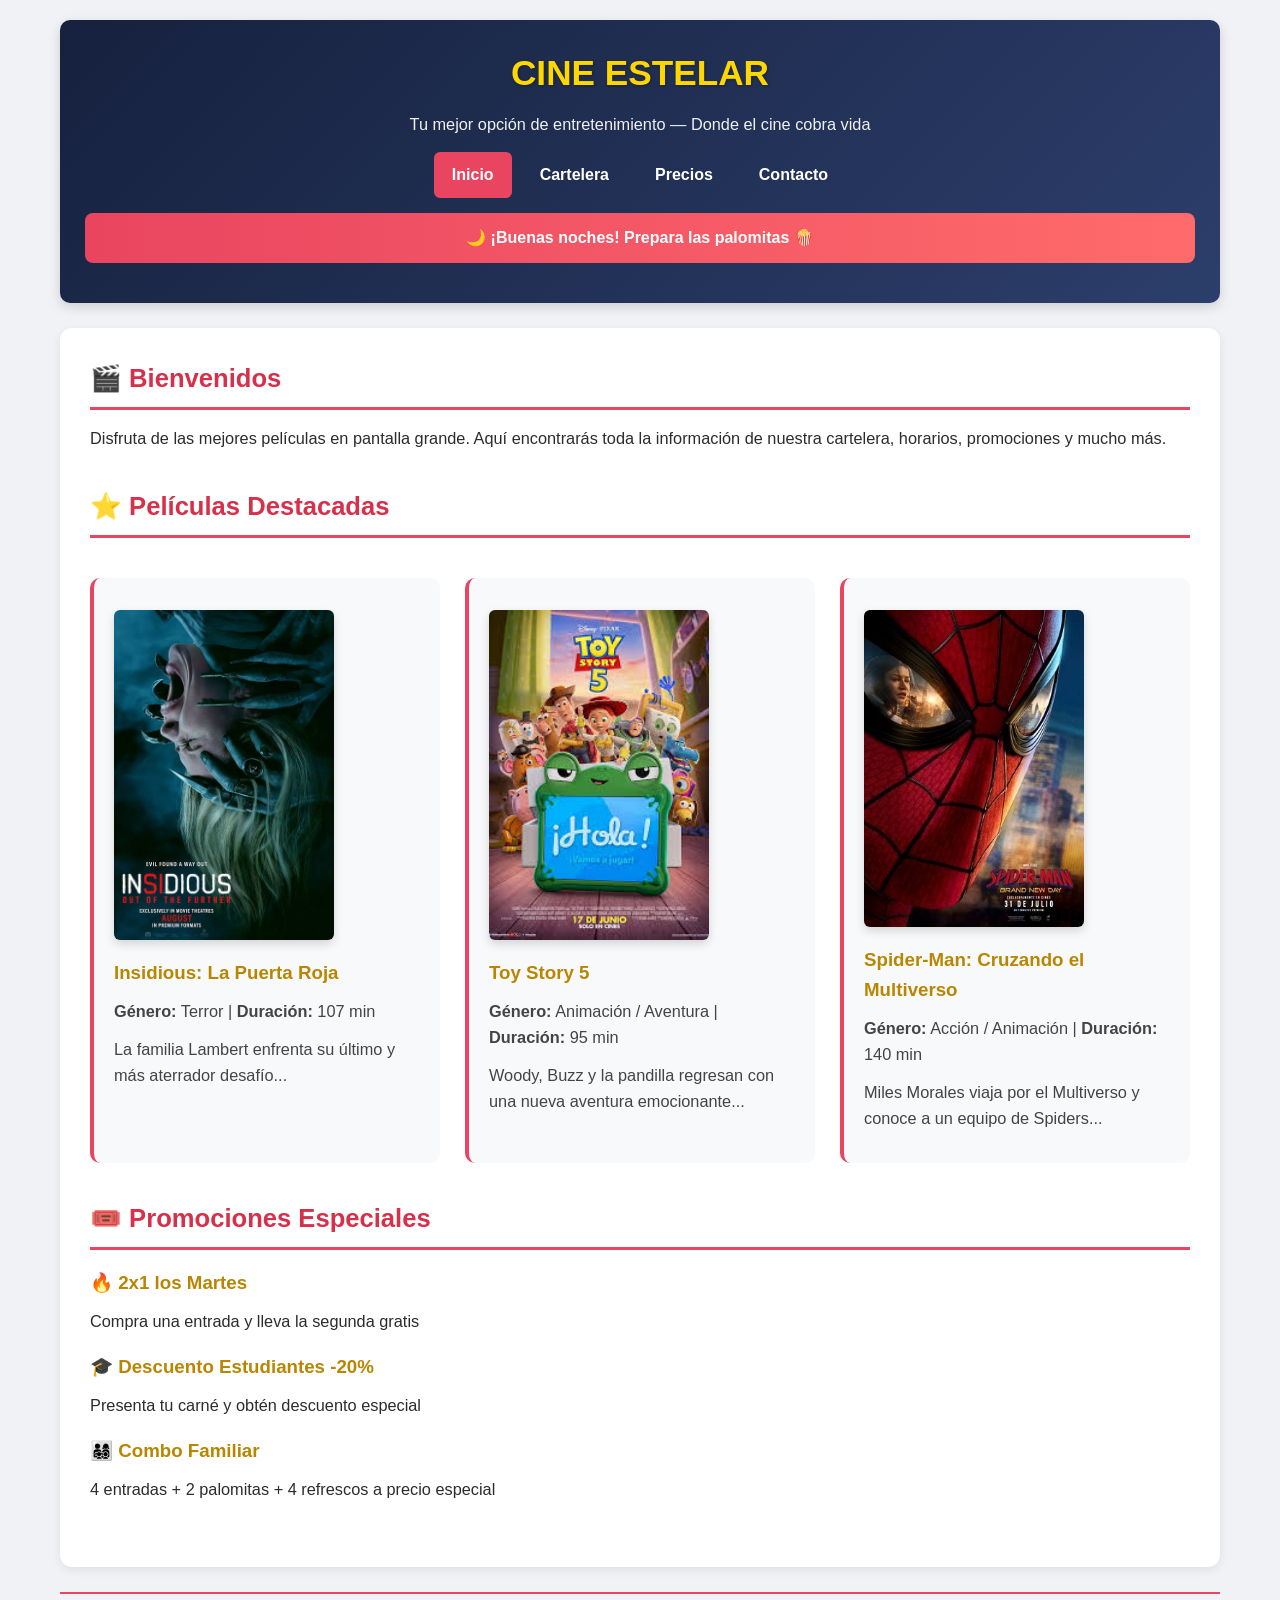
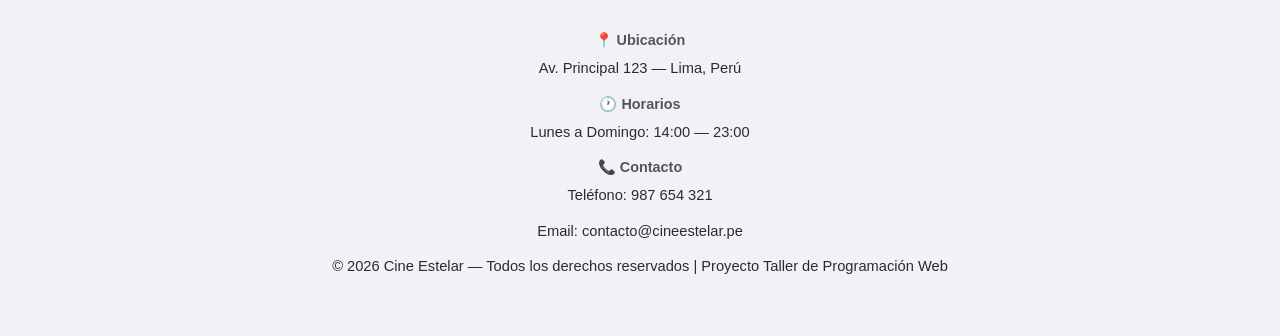
<file: index.html>
<!DOCTYPE html>
<html lang="es">
<head>
    <meta charset="UTF-8">
    <meta name="viewport" content="width=device-width, initial-scale=1.0">
    <title>Inicio — Cine Estelar</title>
    <link rel="stylesheet" href="estilos.css">
</head>
<body>
    <header>
        <h1> CINE ESTELAR </h1>
        <p>Tu mejor opción de entretenimiento — Donde el cine cobra vida</p>
        <nav>
            <a href="index.html">Inicio</a>
            <a href="cartelera.html">Cartelera</a>
            <a href="precios.html">Precios</a>
            <a href="contacto.html">Contacto</a>
        </nav>
    </header>

    <main>
        <section class="bienvenida">
            <h2>🎬 Bienvenidos</h2>
            <p>Disfruta de las mejores películas en pantalla grande. Aquí encontrarás toda la información de nuestra cartelera, horarios, promociones y mucho más.</p>
        </section>

        <section class="destacadas">
            <h2>⭐ Películas Destacadas</h2>
            <article class="pelicula-destacada" data-genero="terror">
                <img src="cine/insidious.jpg" alt="Insidious — La Puerta Roja" loading="lazy">
                <h3>Insidious: La Puerta Roja</h3>
                <p><strong>Género:</strong> Terror | <strong>Duración:</strong> 107 min</p>
                <p>La familia Lambert enfrenta su último y más aterrador desafío...</p>
            </article>

            <article class="pelicula-destacada" data-genero="animacion">
                <img src="cine/toy store.jpg" alt="Toy Story 5" loading="lazy">
                <h3>Toy Story 5</h3>
                <p><strong>Género:</strong> Animación / Aventura | <strong>Duración:</strong> 95 min</p>
                <p>Woody, Buzz y la pandilla regresan con una nueva aventura emocionante...</p>
            </article>

            <article class="pelicula-destacada" data-genero="accion">
                <img src="cine/spiderman.jpg" alt="Spider-Man" loading="lazy">
                <h3>Spider-Man: Cruzando el Multiverso</h3>
                <p><strong>Género:</strong> Acción / Animación | <strong>Duración:</strong> 140 min</p>
                <p>Miles Morales viaja por el Multiverso y conoce a un equipo de Spiders...</p>
            </article>
        </section>

        <section class="promociones">
            <h2>🎟️ Promociones Especiales</h2>
            <div class="tarjeta-promocion">
                <h3>🔥 2x1 los Martes</h3>
                <p>Compra una entrada y lleva la segunda gratis</p>
            </div>
            <div class="tarjeta-promocion">
                <h3>🎓 Descuento Estudiantes -20%</h3>
                <p>Presenta tu carné y obtén descuento especial</p>
            </div>
            <div class="tarjeta-promocion">
                <h3>👨‍👩‍👧‍👦 Combo Familiar</h3>
                <p>4 entradas + 2 palomitas + 4 refrescos a precio especial</p>
            </div>
        </section>
    </main>

    <footer>
        <div class="contenido-pie">
            <div>
                <h4>📍 Ubicación</h4>
                <p>Av. Principal 123 — Lima, Perú</p>
            </div>
            <div>
                <h4>🕐 Horarios</h4>
                <p>Lunes a Domingo: 14:00 — 23:00</p>
            </div>
            <div>
                <h4>📞 Contacto</h4>
                <p>Teléfono: 987 654 321</p>
                <p>Email: contacto@cineestelar.pe</p>
            </div>
        </div>
        <p class="derechos">&copy; 2026 Cine Estelar — Todos los derechos reservados | Proyecto Taller de Programación Web</p>
    </footer>

    <script src="script.js"></script>
</body>
</html>
</file>
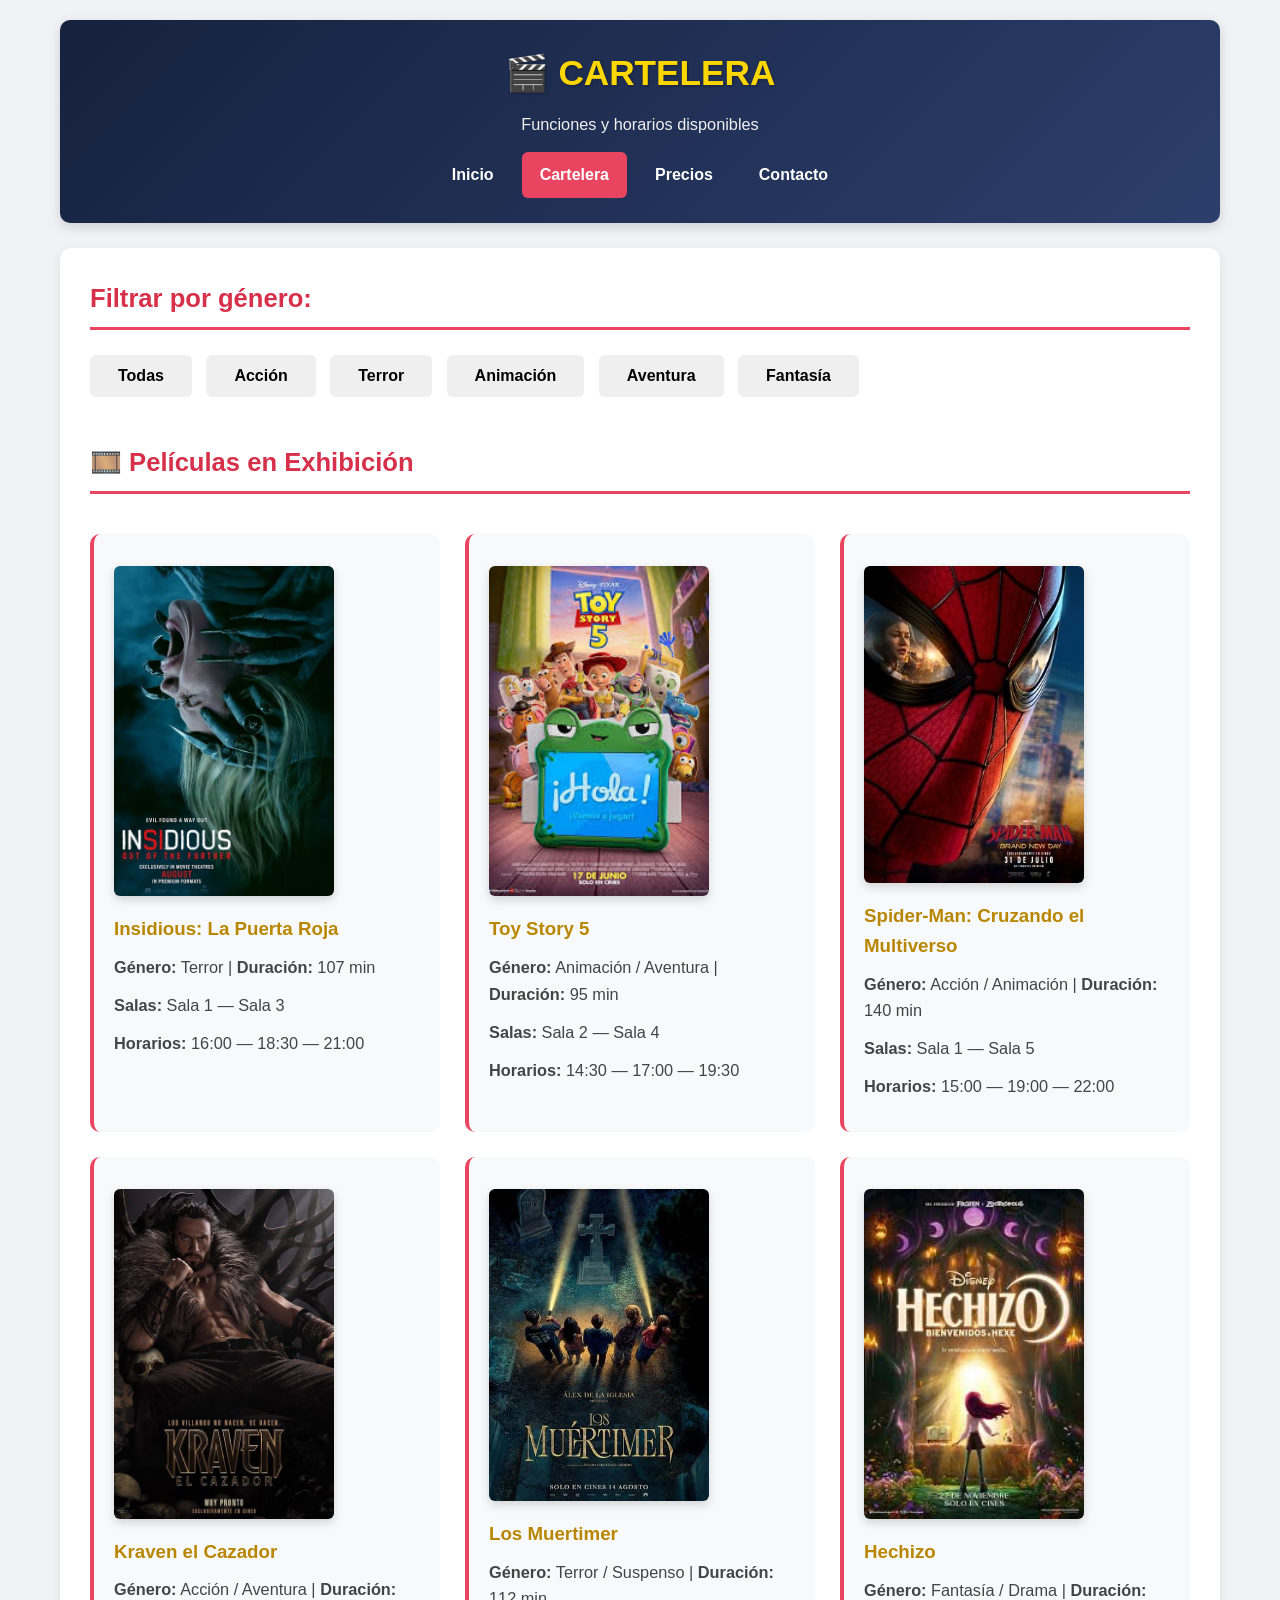
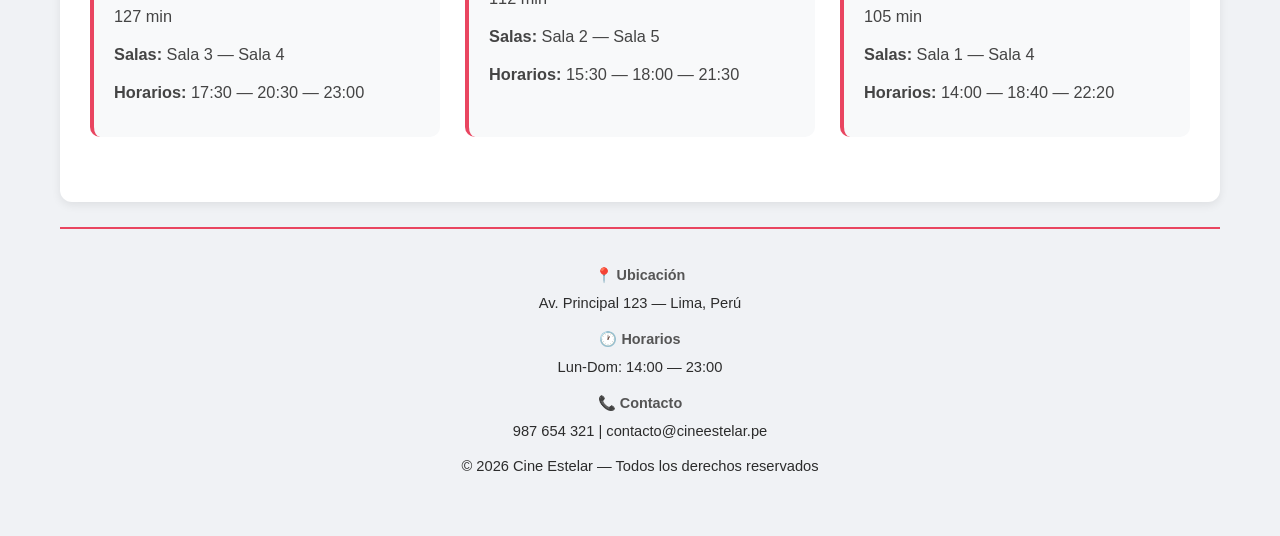
<file: cartelera.html>
<!DOCTYPE html>
<html lang="es">
<head>
    <meta charset="UTF-8">
    <meta name="viewport" content="width=device-width, initial-scale=1.0">
    <title>Cartelera — Cine Estelar</title>
    <link rel="stylesheet" href="estilos.css">
</head>
<body>
    <header>
        <h1>🎬 CARTELERA</h1>
        <p>Funciones y horarios disponibles</p>
        <nav>
            <a href="index.html">Inicio</a>
            <a href="cartelera.html">Cartelera</a>
            <a href="precios.html">Precios</a>
            <a href="contacto.html">Contacto</a>
        </nav>
    </header>

    <main>
        <!-- BOTONES DE FILTRO -->
        <section class="filtros">
            <h2>Filtrar por género:</h2>
            <div class="botones-filtro">
                <button class="filtro-activo" data-genero="todas">Todas</button>
                <button data-genero="accion">Acción</button>
                <button data-genero="terror">Terror</button>
                <button data-genero="animacion">Animación</button>
                <button data-genero="aventura">Aventura</button>
                <button data-genero="fantasia">Fantasía</button>
            </div>
        </section>

        <!-- LISTA COMPLETA DE LAS 6 PELÍCULAS -->
        <section class="lista-peliculas">
            <h2>🎞️ Películas en Exhibición</h2>

            <article class="pelicula" data-genero="terror">
                <img src="cine/insidious.jpg" alt="Insidious" loading="lazy">
                <div class="info-pelicula">
                    <h3>Insidious: La Puerta Roja</h3>
                    <p><strong>Género:</strong> Terror | <strong>Duración:</strong> 107 min</p>
                    <p><strong>Salas:</strong> Sala 1 — Sala 3</p>
                    <p><strong>Horarios:</strong> 16:00 — 18:30 — 21:00</p>
                </div>
            </article>

            <article class="pelicula" data-genero="animacion">
                <img src="cine/toy store.jpg" alt="Toy Story 5" loading="lazy">
                <div class="info-pelicula">
                    <h3>Toy Story 5</h3>
                    <p><strong>Género:</strong> Animación / Aventura | <strong>Duración:</strong> 95 min</p>
                    <p><strong>Salas:</strong> Sala 2 — Sala 4</p>
                    <p><strong>Horarios:</strong> 14:30 — 17:00 — 19:30</p>
                </div>
            </article>

            <article class="pelicula" data-genero="accion">
                <img src="cine/spiderman.jpg" alt="Spider-Man" loading="lazy">
                <div class="info-pelicula">
                    <h3>Spider-Man: Cruzando el Multiverso</h3>
                    <p><strong>Género:</strong> Acción / Animación | <strong>Duración:</strong> 140 min</p>
                    <p><strong>Salas:</strong> Sala 1 — Sala 5</p>
                    <p><strong>Horarios:</strong> 15:00 — 19:00 — 22:00</p>
                </div>
            </article>

            <article class="pelicula" data-genero="aventura">
                <img src="cine/kraven.jpg" alt="Kraven" loading="lazy">
                <div class="info-pelicula">
                    <h3>Kraven el Cazador</h3>
                    <p><strong>Género:</strong> Acción / Aventura | <strong>Duración:</strong> 127 min</p>
                    <p><strong>Salas:</strong> Sala 3 — Sala 4</p>
                    <p><strong>Horarios:</strong> 17:30 — 20:30 — 23:00</p>
                </div>
            </article>

            <article class="pelicula" data-genero="terror">
                <img src="cine/los muertimer.jpg" alt="Los Muertimer" loading="lazy">
                <div class="info-pelicula">
                    <h3>Los Muertimer</h3>
                    <p><strong>Género:</strong> Terror / Suspenso | <strong>Duración:</strong> 112 min</p>
                    <p><strong>Salas:</strong> Sala 2 — Sala 5</p>
                    <p><strong>Horarios:</strong> 15:30 — 18:00 — 21:30</p>
                </div>
            </article>

            <article class="pelicula" data-genero="fantasia">
                <img src="cine/hechizo.jpg" alt="Hechizo" loading="lazy">
                <div class="info-pelicula">
                    <h3>Hechizo</h3>
                    <p><strong>Género:</strong> Fantasía / Drama | <strong>Duración:</strong> 105 min</p>
                    <p><strong>Salas:</strong> Sala 1 — Sala 4</p>
                    <p><strong>Horarios:</strong> 14:00 — 18:40 — 22:20</p>
                </div>
            </article>
        </section>
    </main>

    <footer>
        <div class="contenido-pie">
            <div><h4>📍 Ubicación</h4><p>Av. Principal 123 — Lima, Perú</p></div>
            <div><h4>🕐 Horarios</h4><p>Lun-Dom: 14:00 — 23:00</p></div>
            <div><h4>📞 Contacto</h4><p>987 654 321 | contacto@cineestelar.pe</p></div>
        </div>
        <p class="derechos">&copy; 2026 Cine Estelar — Todos los derechos reservados</p>
    </footer>

    <script src="script.js"></script>
</body>
</html>
</file>
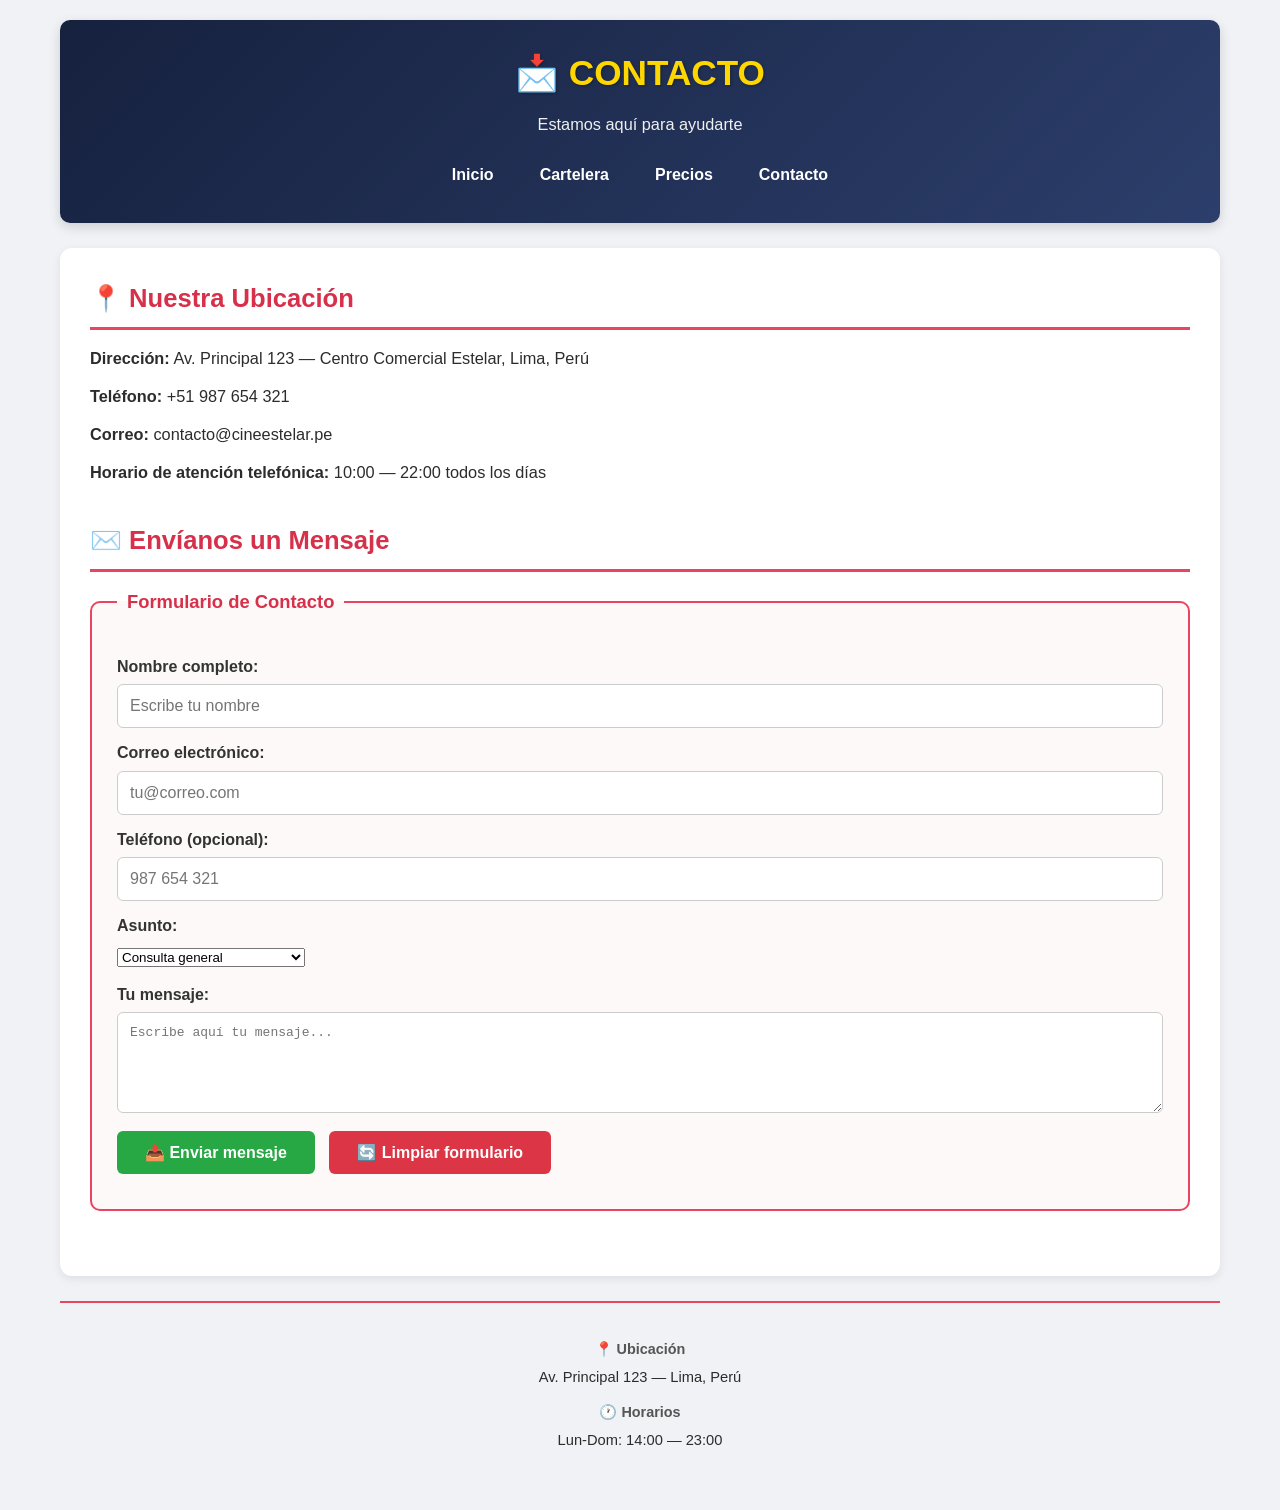
<file: contacto.html>
<!DOCTYPE html>
<html lang="es">
<head>
    <meta charset="UTF-8">
    <meta name="viewport" content="width=device-width, initial-scale=1.0">
    <title>Contacto — Cine Estelar</title>
    <link rel="stylesheet" href="estilos.css">
</head>
<body>
    <header>
        <h1>📩 CONTACTO</h1>
        <p>Estamos aquí para ayudarte</p>
        <nav>
            <a href="index.html">Inicio</a>
            <a href="cartelera.html">Cartelera</a>
            <a href="precios.html">Precios</a>
            <a href="contacto.html">Contacto</a>
        </nav>
    </header>

    <main>
        <section class="info-contacto">
            <h2>📍 Nuestra Ubicación</h2>
            <p><strong>Dirección:</strong> Av. Principal 123 — Centro Comercial Estelar, Lima, Perú</p>
            <p><strong>Teléfono:</strong> +51 987 654 321</p>
            <p><strong>Correo:</strong> contacto@cineestelar.pe</p>
            <p><strong>Horario de atención telefónica:</strong> 10:00 — 22:00 todos los días</p>
        </section>

        <section class="formulario-seccion">
            <h2>✉️ Envíanos un Mensaje</h2>
            <form>
                <fieldset>
                    <legend>Formulario de Contacto</legend>
                    
                    <label for="nombre">Nombre completo:</label>
                    <input type="text" id="nombre" name="nombre" placeholder="Escribe tu nombre" required>

                    <label for="correo">Correo electrónico:</label>
                    <input type="email" id="correo" name="correo" placeholder="tu@correo.com" required>

                    <label for="telefono">Teléfono (opcional):</label>
                    <input type="tel" id="telefono" name="telefono" placeholder="987 654 321">

                    <label for="asunto">Asunto:</label>
                    <select id="asunto" name="asunto">
                        <option value="consulta">Consulta general</option>
                        <option value="reserva">Reserva de entradas</option>
                        <option value="cumpleanos">Celebración de cumpleaños</option>
                        <option value="sugerencia">Sugerencia</option>
                        <option value="reclamo">Reclamo</option>
                    </select>

                    <label for="mensaje">Tu mensaje:</label>
                    <textarea id="mensaje" name="mensaje" rows="5" placeholder="Escribe aquí tu mensaje..." required></textarea>

                    <button type="submit">📤 Enviar mensaje</button>
                    <button type="reset">🔄 Limpiar formulario</button>
                </fieldset>
            </form>
        </section>
    </main>

    <footer>
        <div class="contenido-pie">
            <div><h4>📍 Ubicación</h4><p>Av. Principal 123 — Lima, Perú</p></div>
            <div><h4>🕐 Horarios</h4><p>Lun-Dom: 14:00 — 23:00</p></div>
</file>
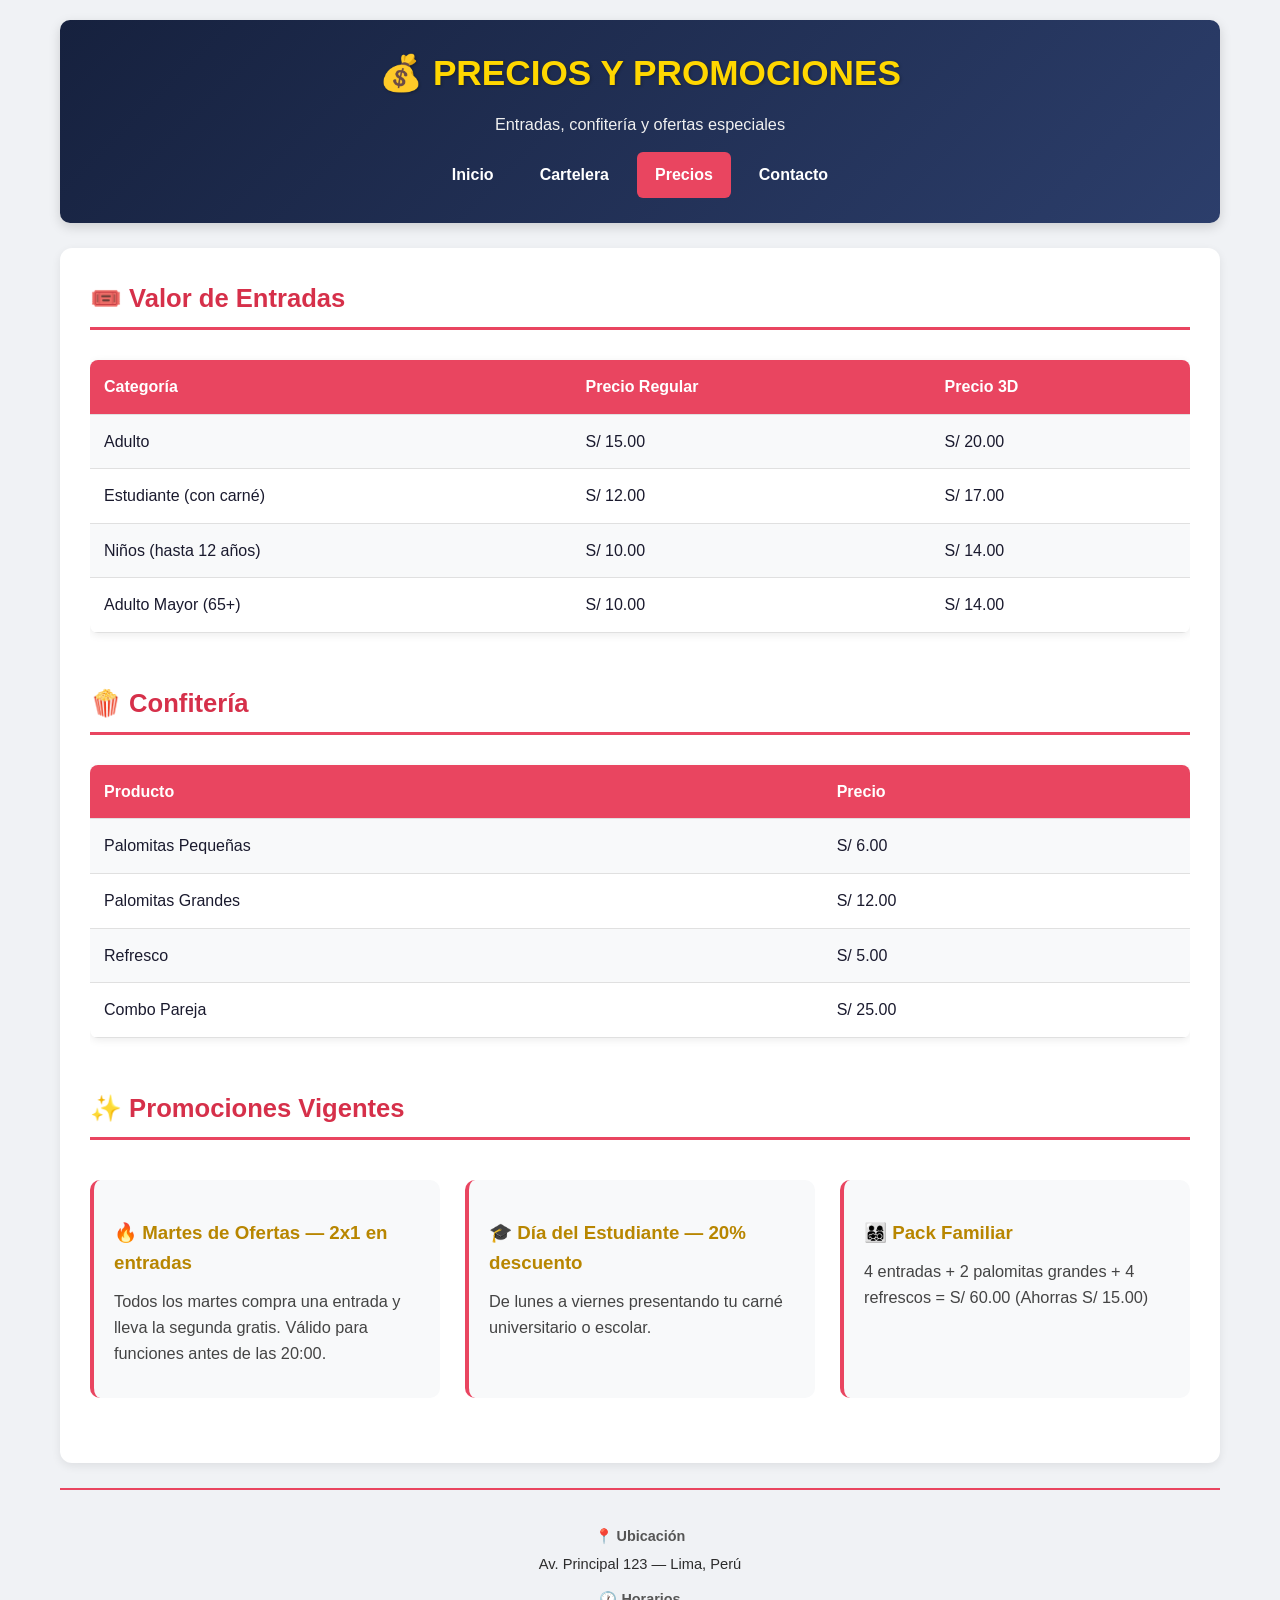
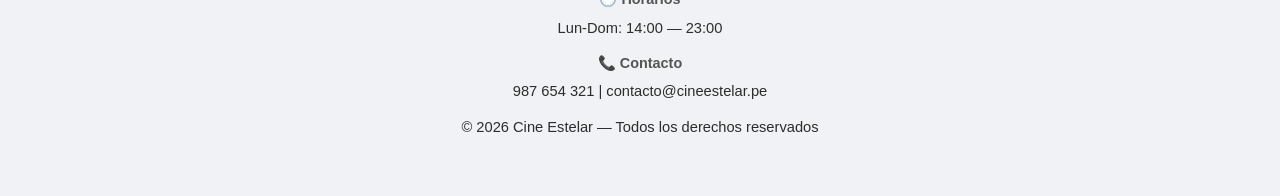
<file: precios.html>
<!DOCTYPE html>
<html lang="es">
<head>
    <meta charset="UTF-8">
    <meta name="viewport" content="width=device-width, initial-scale=1.0">
    <title>Precios y Promociones — Cine Estelar</title>
    <link rel="stylesheet" href="estilos.css">
</head>
<body>
    <header>
        <h1>💰 PRECIOS Y PROMOCIONES</h1>
        <p>Entradas, confitería y ofertas especiales</p>
        <nav>
            <a href="index.html">Inicio</a>
            <a href="cartelera.html">Cartelera</a>
            <a href="precios.html">Precios</a>
            <a href="contacto.html">Contacto</a>
        </nav>
    </header>

    <main>
        <section>
            <h2>🎟️ Valor de Entradas</h2>
            <div class="tabla-responsive">
                <table>
                    <tr>
                        <th>Categoría</th>
                        <th>Precio Regular</th>
                        <th>Precio 3D</th>
                    </tr>
                    <tr>
                        <td>Adulto</td>
                        <td>S/ 15.00</td>
                        <td>S/ 20.00</td>
                    </tr>
                    <tr>
                        <td>Estudiante (con carné)</td>
                        <td>S/ 12.00</td>
                        <td>S/ 17.00</td>
                    </tr>
                    <tr>
                        <td>Niños (hasta 12 años)</td>
                        <td>S/ 10.00</td>
                        <td>S/ 14.00</td>
                    </tr>
                    <tr>
                        <td>Adulto Mayor (65+)</td>
                        <td>S/ 10.00</td>
                        <td>S/ 14.00</td>
                    </tr>
                </table>
            </div>
        </section>

        <section>
            <h2>🍿 Confitería</h2>
            <div class="tabla-responsive">
                <table>
                    <tr>
                        <th>Producto</th>
                        <th>Precio</th>
                    </tr>
                    <tr>
                        <td>Palomitas Pequeñas</td>
                        <td>S/ 6.00</td>
                    </tr>
                    <tr>
                        <td>Palomitas Grandes</td>
                        <td>S/ 12.00</td>
                    </tr>
                    <tr>
                        <td>Refresco</td>
                        <td>S/ 5.00</td>
                    </tr>
                    <tr>
                        <td>Combo Pareja</td>
                        <td>S/ 25.00</td>
                    </tr>
                </table>
            </div>
        </section>

        <section class="promociones-lista">
            <h2>✨ Promociones Vigentes</h2>
            <article class="promocion-destacada">
                <h3>🔥 Martes de Ofertas — 2x1 en entradas</h3>
                <p>Todos los martes compra una entrada y lleva la segunda gratis. Válido para funciones antes de las 20:00.</p>
            </article>
            <article class="promocion-destacada">
                <h3>🎓 Día del Estudiante — 20% descuento</h3>
                <p>De lunes a viernes presentando tu carné universitario o escolar.</p>
            </article>
            <article class="promocion-destacada">
                <h3>👨‍👩‍👧‍👦 Pack Familiar</h3>
                <p>4 entradas + 2 palomitas grandes + 4 refrescos = S/ 60.00 (Ahorras S/ 15.00)</p>
            </article>
        </section>
    </main>

    <footer>
        <div class="contenido-pie">
            <div><h4>📍 Ubicación</h4><p>Av. Principal 123 — Lima, Perú</p></div>
            <div><h4>🕐 Horarios</h4><p>Lun-Dom: 14:00 — 23:00</p></div>
            <div><h4>📞 Contacto</h4><p>987 654 321 | contacto@cineestelar.pe</p></div>
        </div>
        <p class="derechos">&copy; 2026 Cine Estelar — Todos los derechos reservados</p>
    </footer>

    <script src="script.js"></script>
</body>
</html>
</file>
<file: estilos.css>
/* ===== ESTILOS GENERALES CORREGIDOS ===== */
* {
    margin: 0;
    padding: 0;
    box-sizing: border-box;
}

body {
    font-family: Arial, sans-serif;
    background-color: #f0f2f5;  /* Fondo claro en lugar de oscuro */
    color: #1a1a2e;              /* Letra azul oscura — MUY legible */
    line-height: 1.6;
    max-width: 1200px;
    margin: 0 auto;
    padding: 20px;
}

hr {
    border: 1px solid #e94560;
    margin: 20px 0;
}

a {
    color: #d6304a;
    text-decoration: none;
}
a:hover {
    color: #b8243d;
    text-decoration: underline;
}

/* ===== NAVEGACIÓN Y ENCABEZADO ===== */
header {
    text-align: center;
    padding: 25px;
    background: linear-gradient(135deg, #16213e, #2c3e6b);
    border-radius: 10px;
    margin-bottom: 25px;
    box-shadow: 0 4px 12px rgba(0,0,0,0.15);
}
header h1 {
    color: #ffd700;
    font-size: 2.2em;
    margin-bottom: 10px;
    text-shadow: 1px 1px 3px rgba(0,0,0,0.3);
}
header p {
    color: #f0f0f0;
    margin-bottom: 15px;
}

nav {
    margin-top: 10px;
    display: flex;
    flex-wrap: wrap;
    justify-content: center;
    gap: 10px;
}
nav a {
    margin: 0;
    font-weight: bold;
    padding: 10px 18px;
    border-radius: 6px;
    transition: all 0.3s ease;
    color: #ffffff;
}
nav a:hover,
nav a.activo {
    background-color: #e94560;
    color: #ffffff;
    text-decoration: none;
}

/* ===== CONTENIDO PRINCIPAL ===== */
main {
    background-color: #ffffff;  /* Fondo blanco — máxima claridad */
    padding: 30px;
    border-radius: 12px;
    box-shadow: 0 3px 10px rgba(0,0,0,0.08);
}

section {
    margin-bottom: 35px;
}

h2 {
    color: #d6304a;
    margin-bottom: 15px;
    border-bottom: 3px solid #e94560;
    padding-bottom: 8px;
    font-size: 1.6em;
}
h3 {
    color: #b88600;
    margin: 18px 0 10px;
}
h4 {
    color: #555555;
    margin: 10px 0 5px;
}

p {
    margin-bottom: 12px;
    color: #2c2c2c;  /* Texto gris oscuro — fácil de leer */
    font-size: 1.02em;
}

ul {
    margin-left: 25px;
    margin-bottom: 15px;
    color: #2c2c2c;
}

/* ===== TARJETAS DE PELÍCULAS ===== */
article {
    background-color: #f8f9fa;  /* Fondo gris muy claro */
    padding: 20px;
    margin-bottom: 15px;
    border-radius: 10px;
    transition: transform 0.2s, box-shadow 0.2s;
    border-left: 4px solid #e94560;
}
article:hover {
    transform: scale(1.02);
    box-shadow: 0 5px 15px rgba(0,0,0,0.1);
}
article h3 {
    color: #b88600;
}
article p {
    color: #444444;
}

img {
    display: block;
    width: 100%;
    max-width: 220px;
    height: auto;
    border-radius: 6px;
    margin: 12px 0;
    box-shadow: 0 4px 10px rgba(0,0,0,0.15);
}

/* ===== TABLAS ===== */
table {
    width: 100%;
    border-collapse: collapse;
    margin: 15px 0;
    background-color: #ffffff;
    border-radius: 8px;
    overflow: hidden;
    box-shadow: 0 2px 8px rgba(0,0,0,0.08);
}
th, td {
    padding: 14px;
    text-align: left;
    border-bottom: 1px solid #e0e0e0;
}
th {
    background-color: #e94560;
    color: #ffffff;
    font-weight: bold;
}
tr:nth-child(even) {
    background-color: #f8f9fa;
}
tr:hover {
    background-color: #fef2f4;
}

/* ===== FORMULARIO ===== */
fieldset {
    border: 2px solid #e94560;
    border-radius: 10px;
    padding: 25px;
    margin-bottom: 20px;
    background-color: #fef9f9;
}
legend {
    color: #d6304a;
    font-weight: bold;
    padding: 0 10px;
    font-size: 1.15em;
}
label {
    display: block;
    margin: 12px 0 5px;
    color: #333333;
    font-weight: 600;
}
input, textarea {
    width: 100%;
    padding: 12px;
    border: 1px solid #ccc;
    border-radius: 6px;
    background-color: #ffffff;
    color: #1a1a2e;
    font-size: 1em;
    transition: border 0.3s;
}
input:focus, textarea:focus {
    border-color: #e94560;
    outline: none;
}
button {
    padding: 12px 28px;
    margin: 10px 10px 10px 0;
    border: none;
    border-radius: 6px;
    font-size: 1em;
    font-weight: bold;
    cursor: pointer;
    transition: background 0.3s, transform 0.2s;
}
button:hover {
    transform: translateY(-2px);
}
button[type="submit"] {
    background-color: #28a745;
    color: #ffffff;
}
button[type="submit"]:hover {
    background-color: #218838;
}
button[type="reset"] {
    background-color: #dc3545;
    color: #ffffff;
}
button[type="reset"]:hover {
    background-color: #c82333;
}

/* ===== PIE DE PÁGINA ===== */
footer {
    text-align: center;
    padding: 25px;
    color: #666666;
    font-size: 0.9em;
    margin-top: 25px;
    border-top: 2px solid #e94560;
}

/* ===== REJILLA Y RESPONSIVO ===== */
section:has(> article) {
    display: grid;
    grid-template-columns: repeat(auto-fit, minmax(260px, 1fr));
    gap: 25px;
}
section:has(> article) > h2,
section:has(> article) > p {
    grid-column: 1 / -1;
}
section:has(> article) > article {
    margin-bottom: 0;
}

.tabla-responsive {
    overflow-x: auto;
}

a:focus-visible,
button:focus-visible,
input:focus-visible,
textarea:focus-visible {
    outline: 3px solid #ffd700;
    outline-offset: 2px;
}

/* TABLETAS */
@media (max-width: 768px) {
    body {
        padding: 12px;
    }
    main {
        padding: 20px;
    }
    header h1 {
        font-size: 1.8em;
    }
    nav a {
        padding: 8px 14px;
    }
}

/* CELULARES */
@media (max-width: 480px) {
    body {
        padding: 8px;
    }
    main {
        padding: 15px;
    }
    header {
        padding: 18px;
    }
    header h1 {
        font-size: 1.5em;
    }
    nav {
        flex-direction: column;
        align-items: stretch;
        text-align: center;
    }
    th, td {
        padding: 10px;
        font-size: 0.9em;
    }
    button {
        width: 100%;
        margin: 8px 0;
    }
    article:hover {
        transform: none;
    }
}
</file>
